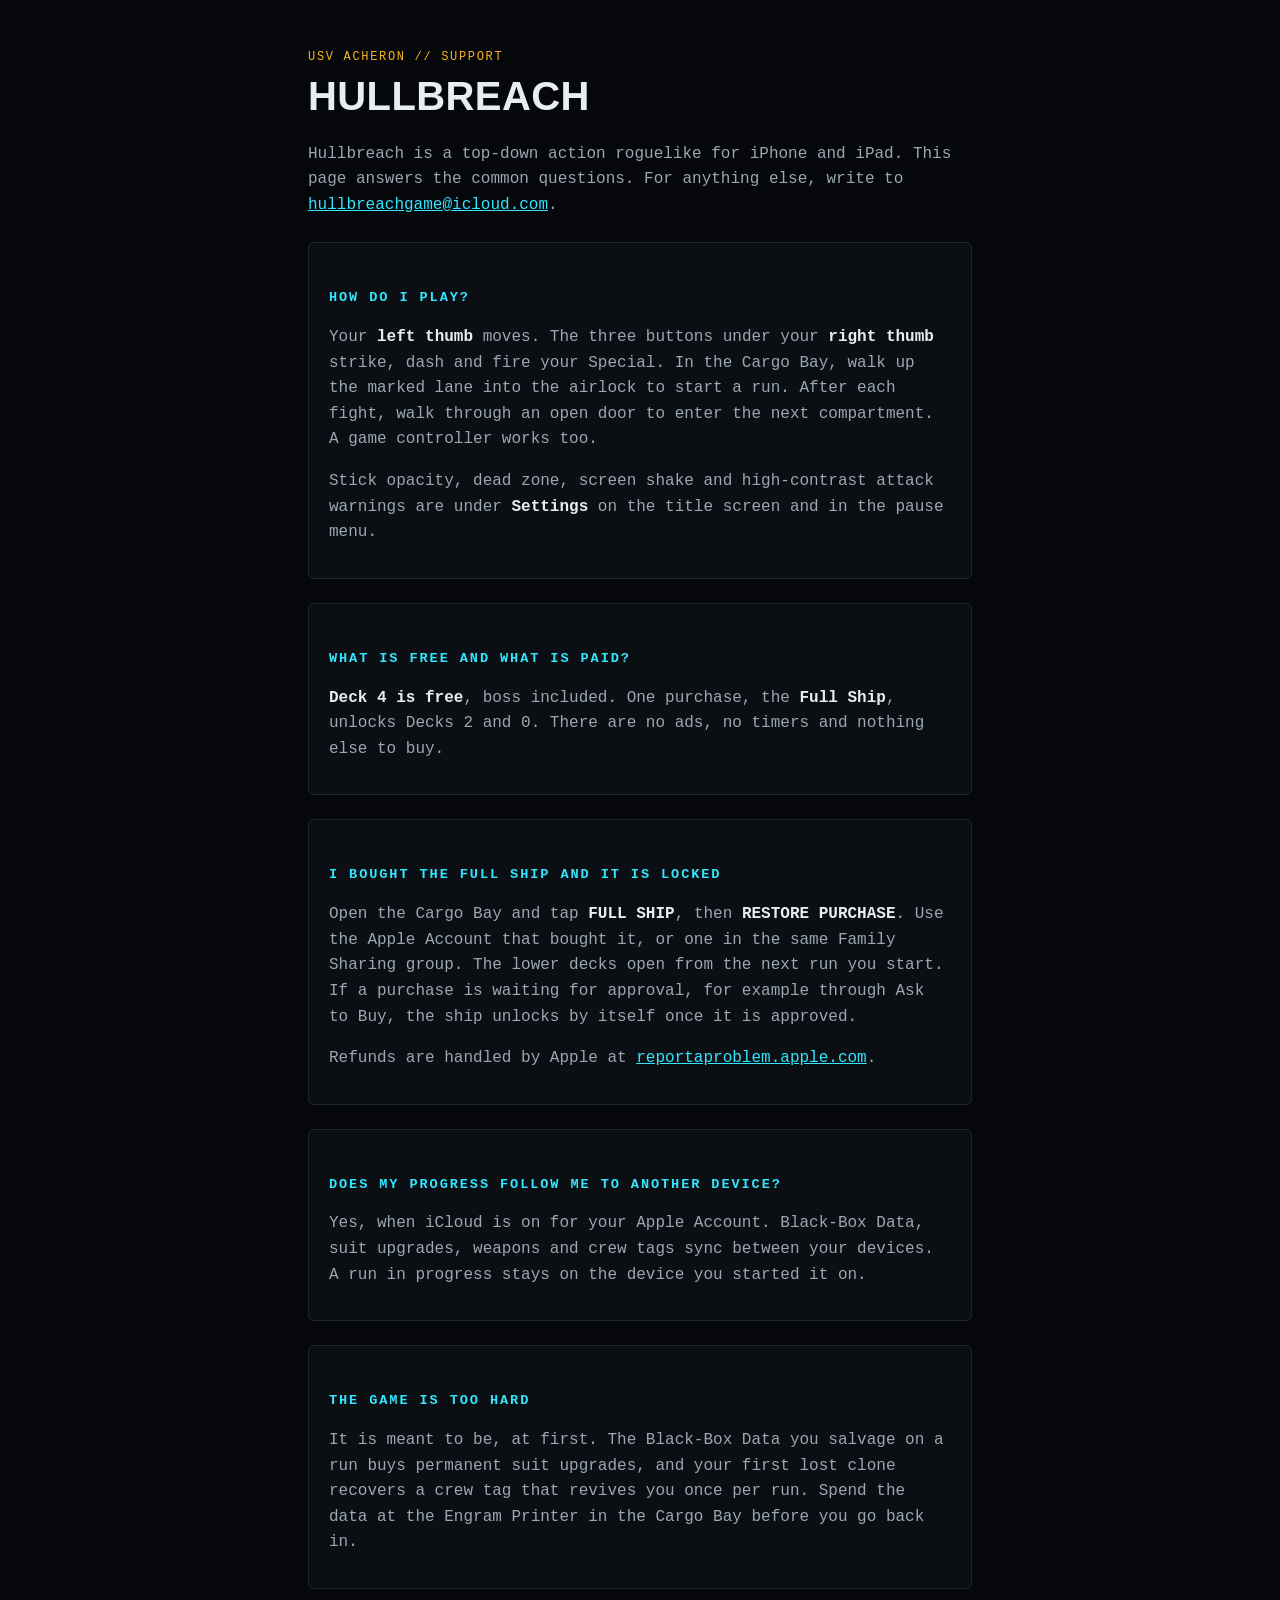
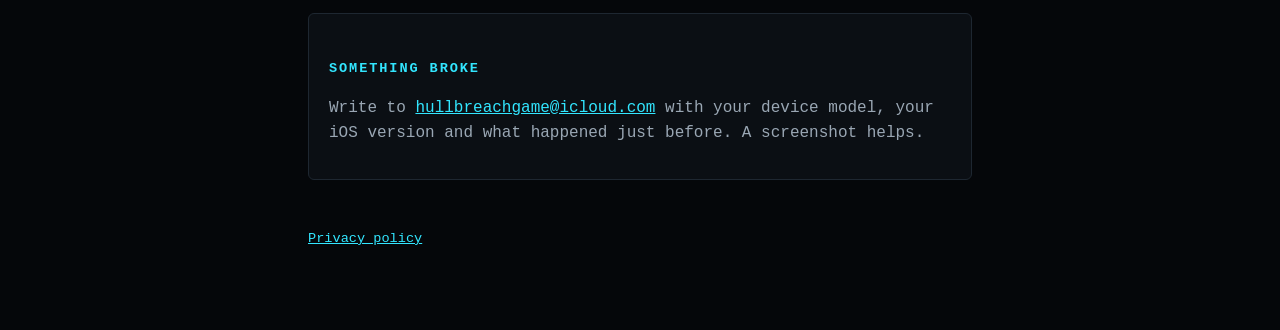
<file: index.html>
<!doctype html>
<html lang="en">
<head>
<meta charset="utf-8">
<meta name="viewport" content="width=device-width, initial-scale=1">
<title>Hullbreach Support</title>
<link rel="stylesheet" href="style.css">
</head>
<body>
<main>
<div class="kicker">USV Acheron // Support</div>
<h1>HULLBREACH</h1>
<p>Hullbreach is a top-down action roguelike for iPhone and iPad. This page answers the common questions. For anything else, write to <a href="mailto:hullbreachgame@icloud.com">hullbreachgame@icloud.com</a>.</p>

<section>
<h2>How do I play?</h2>
<p>Your <strong>left thumb</strong> moves. The three buttons under your <strong>right thumb</strong> strike, dash and fire your Special. In the Cargo Bay, walk up the marked lane into the airlock to start a run. After each fight, walk through an open door to enter the next compartment. A game controller works too.</p>
<p>Stick opacity, dead zone, screen shake and high-contrast attack warnings are under <strong>Settings</strong> on the title screen and in the pause menu.</p>
</section>

<section>
<h2>What is free and what is paid?</h2>
<p><strong>Deck 4 is free</strong>, boss included. One purchase, the <strong>Full Ship</strong>, unlocks Decks 2 and 0. There are no ads, no timers and nothing else to buy.</p>
</section>

<section>
<h2>I bought the Full Ship and it is locked</h2>
<p>Open the Cargo Bay and tap <strong>FULL SHIP</strong>, then <strong>RESTORE PURCHASE</strong>. Use the Apple Account that bought it, or one in the same Family Sharing group. The lower decks open from the next run you start. If a purchase is waiting for approval, for example through Ask to Buy, the ship unlocks by itself once it is approved.</p>
<p>Refunds are handled by Apple at <a href="https://reportaproblem.apple.com">reportaproblem.apple.com</a>.</p>
</section>

<section>
<h2>Does my progress follow me to another device?</h2>
<p>Yes, when iCloud is on for your Apple Account. Black-Box Data, suit upgrades, weapons and crew tags sync between your devices. A run in progress stays on the device you started it on.</p>
</section>

<section>
<h2>The game is too hard</h2>
<p>It is meant to be, at first. The Black-Box Data you salvage on a run buys permanent suit upgrades, and your first lost clone recovers a crew tag that revives you once per run. Spend the data at the Engram Printer in the Cargo Bay before you go back in.</p>
</section>

<section>
<h2>Something broke</h2>
<p>Write to <a href="mailto:hullbreachgame@icloud.com">hullbreachgame@icloud.com</a> with your device model, your iOS version and what happened just before. A screenshot helps.</p>
</section>

<nav><a href="privacy.html">Privacy policy</a></nav>
</main>
</body>
</html>
</file>
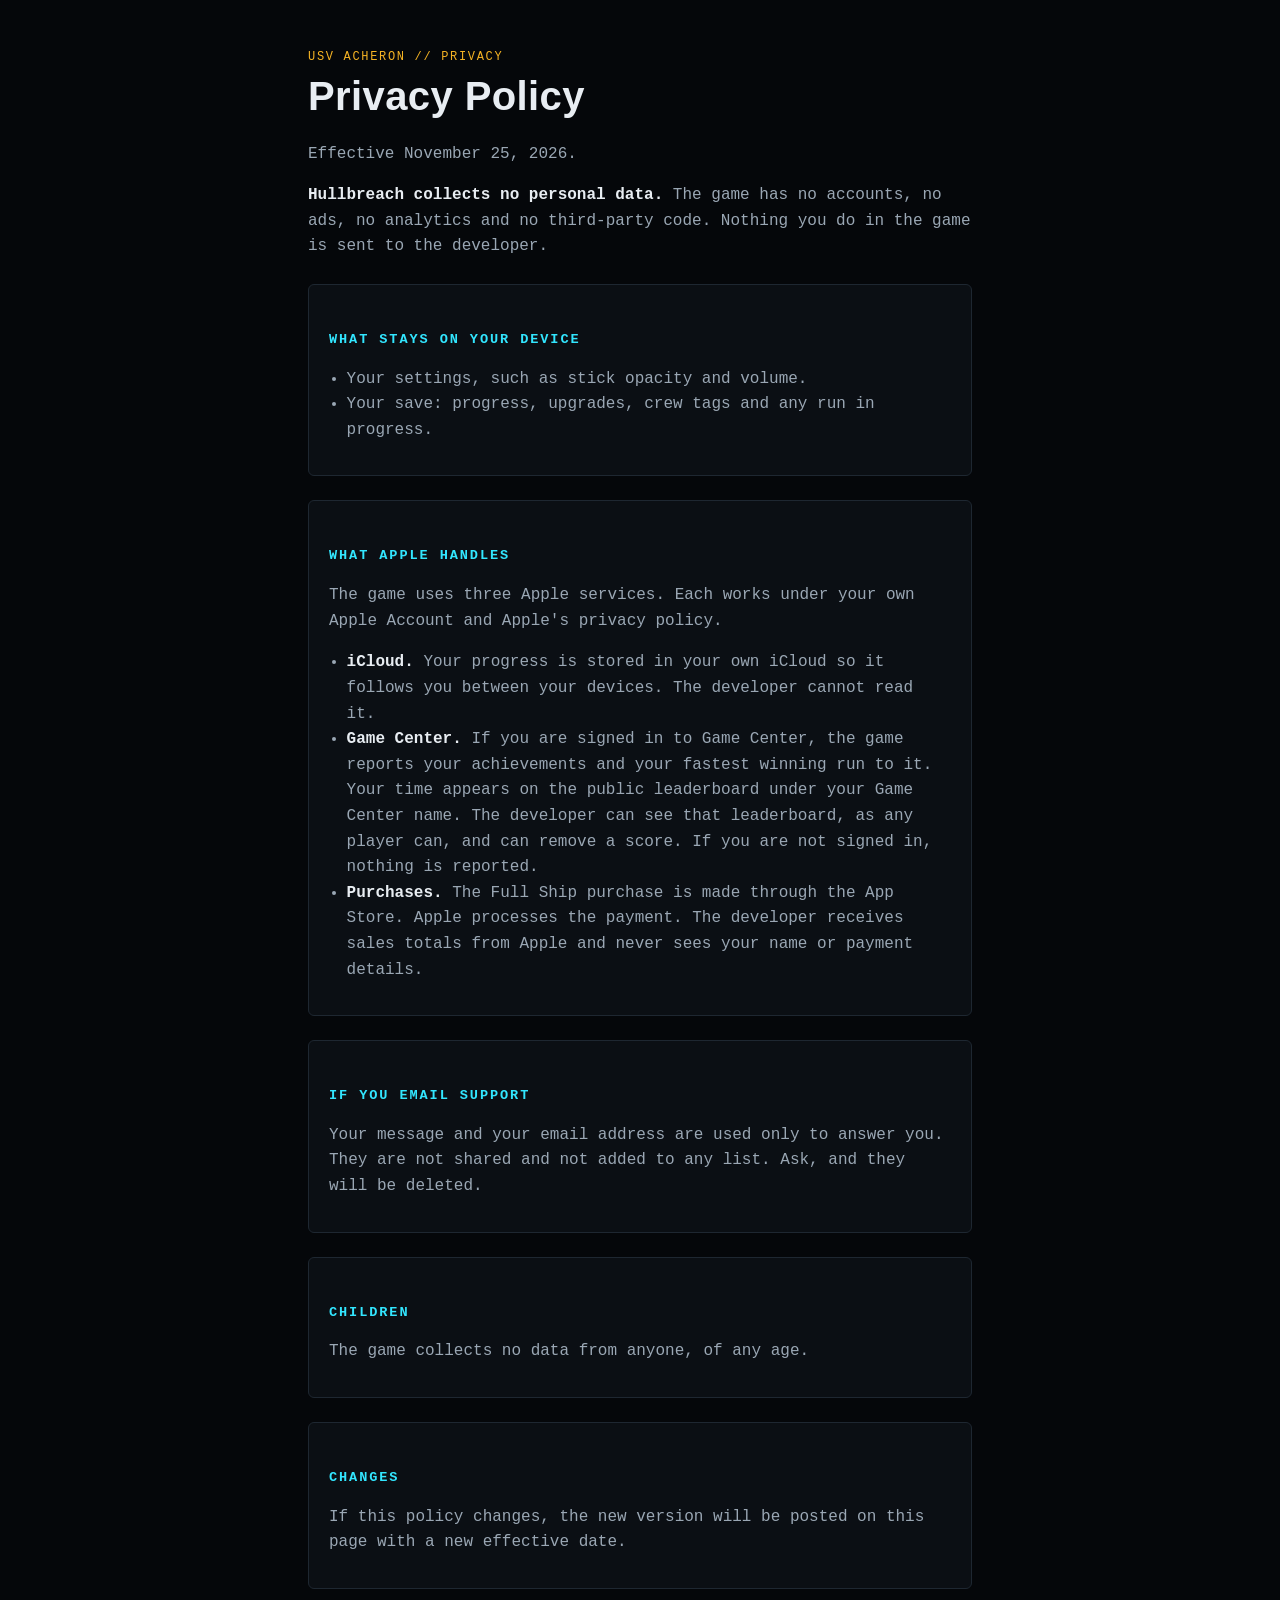
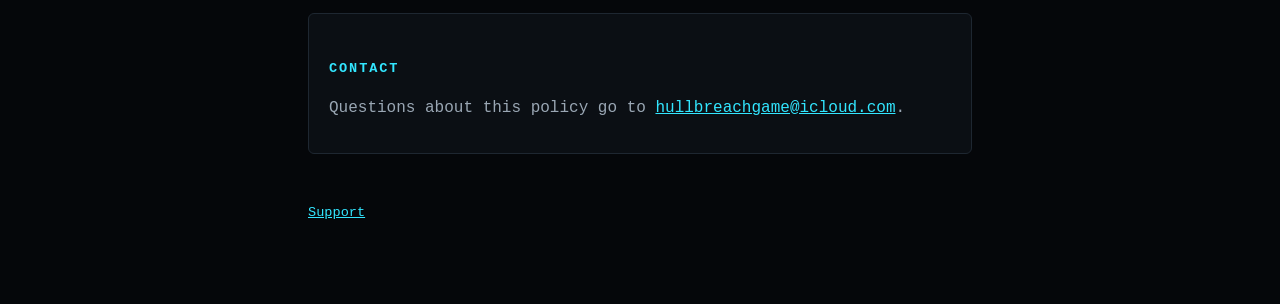
<file: privacy.html>
<!doctype html>
<html lang="en">
<head>
<meta charset="utf-8">
<meta name="viewport" content="width=device-width, initial-scale=1">
<title>Hullbreach Privacy Policy</title>
<link rel="stylesheet" href="style.css">
</head>
<body>
<main>
<div class="kicker">USV Acheron // Privacy</div>
<h1>Privacy Policy</h1>
<p>Effective November 25, 2026.</p>
<p><strong>Hullbreach collects no personal data.</strong> The game has no accounts, no ads, no analytics and no third-party code. Nothing you do in the game is sent to the developer.</p>

<section>
<h2>What stays on your device</h2>
<ul>
<li>Your settings, such as stick opacity and volume.</li>
<li>Your save: progress, upgrades, crew tags and any run in progress.</li>
</ul>
</section>

<section>
<h2>What Apple handles</h2>
<p>The game uses three Apple services. Each works under your own Apple Account and Apple's privacy policy.</p>
<ul>
<li><strong>iCloud.</strong> Your progress is stored in your own iCloud so it follows you between your devices. The developer cannot read it.</li>
<li><strong>Game Center.</strong> If you are signed in to Game Center, the game reports your achievements and your fastest winning run to it. Your time appears on the public leaderboard under your Game Center name. The developer can see that leaderboard, as any player can, and can remove a score. If you are not signed in, nothing is reported.</li>
<li><strong>Purchases.</strong> The Full Ship purchase is made through the App Store. Apple processes the payment. The developer receives sales totals from Apple and never sees your name or payment details.</li>
</ul>
</section>

<section>
<h2>If you email support</h2>
<p>Your message and your email address are used only to answer you. They are not shared and not added to any list. Ask, and they will be deleted.</p>
</section>

<section>
<h2>Children</h2>
<p>The game collects no data from anyone, of any age.</p>
</section>

<section>
<h2>Changes</h2>
<p>If this policy changes, the new version will be posted on this page with a new effective date.</p>
</section>

<section>
<h2>Contact</h2>
<p>Questions about this policy go to <a href="mailto:hullbreachgame@icloud.com">hullbreachgame@icloud.com</a>.</p>
</section>

<nav><a href="index.html">Support</a></nav>
</main>
</body>
</html>
</file>
<file: style.css>
:root { color-scheme: dark; --ink: #e8edf2; --dim: #9aa7b4; --amber: #f5b324; --cyan: #32e6ff; --plate: #0b0f14; --line: #1e2731; }
* { box-sizing: border-box; }
body { margin: 0; background: #05070a; color: var(--ink); font: 16px/1.6 ui-monospace, "SF Mono", Menlo, Consolas, monospace; }
main { max-width: 44rem; margin: 0 auto; padding: 3rem 1.25rem 5rem; }
.kicker { color: var(--amber); font-size: 0.75rem; letter-spacing: 0.14em; text-transform: uppercase; }
h1 { font: 800 2.5rem/1.1 -apple-system, "Helvetica Neue", Arial, sans-serif; letter-spacing: 0.01em; margin: 0.4rem 0 1.5rem; }
h2 { color: var(--cyan); font-size: 0.85rem; letter-spacing: 0.14em; text-transform: uppercase; margin: 2.5rem 0 0.5rem; }
p, li { color: var(--dim); }
strong { color: var(--ink); font-weight: 600; }
a { color: var(--cyan); }
ul { padding-left: 1.1rem; }
section { border: 1px solid var(--line); background: var(--plate); border-radius: 6px; padding: 0.25rem 1.25rem 1rem; margin-top: 1.5rem; }
nav { margin-top: 3rem; font-size: 0.85rem; }
nav a { margin-right: 1.5rem; }
</file>
